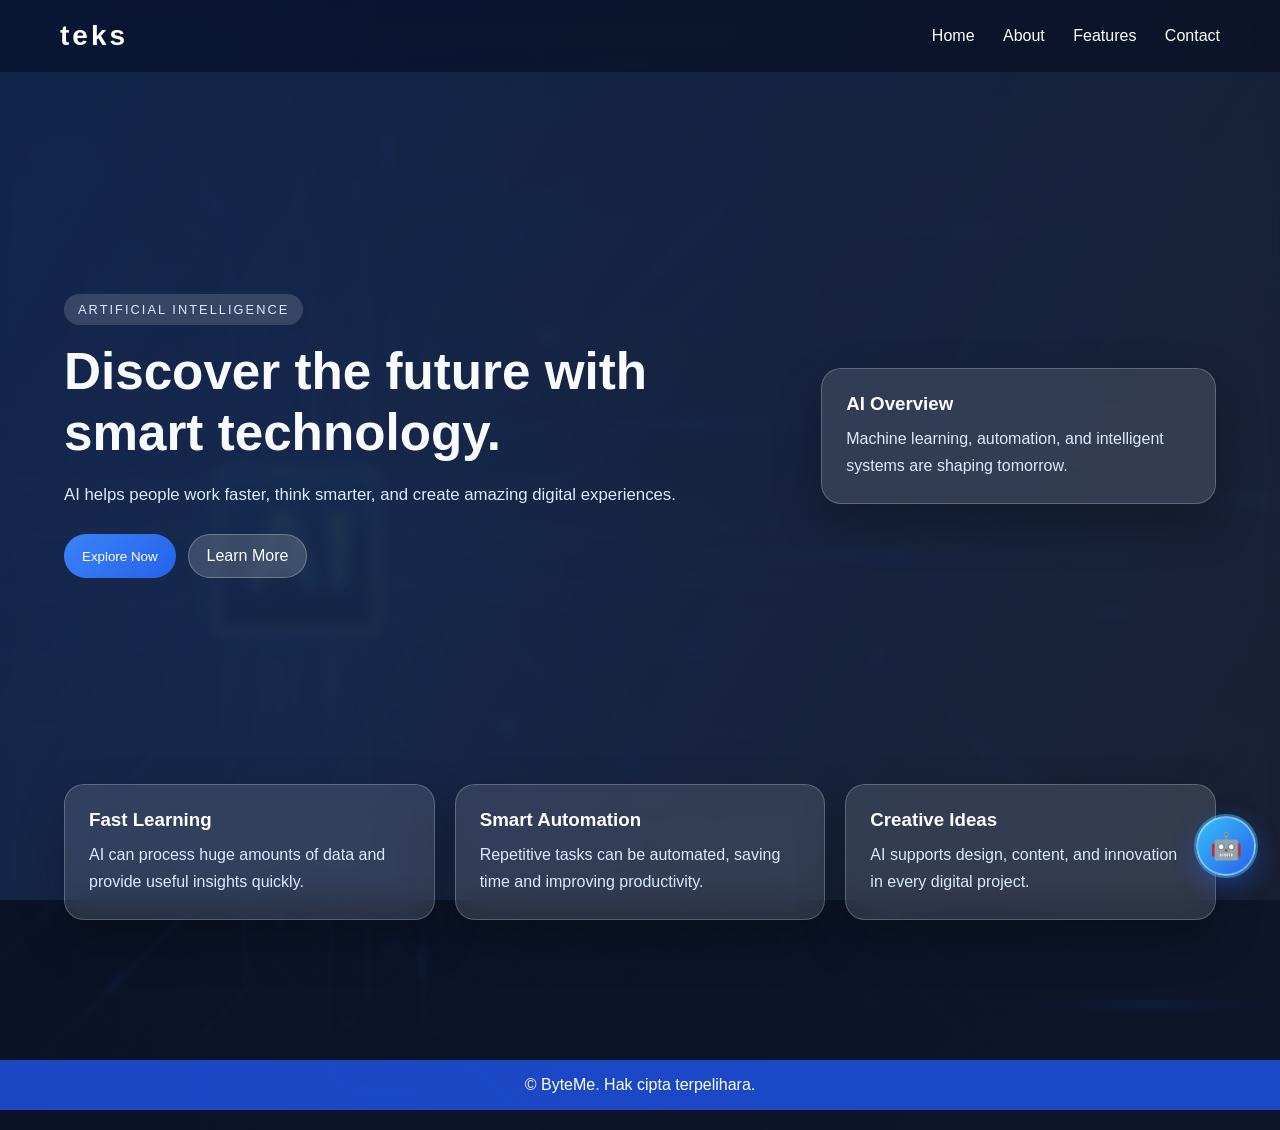
<file: AI.html>
<!DOCTYPE html>
<html lang="en">
<head>
  <meta charset="UTF-8" />
  <meta name="viewport" content="width=device-width, initial-scale=1.0" />
  <title>AI Page</title>
  <link rel="stylesheet" href="AIstyle.css" />
  <link rel="stylesheet" href="ai-widget.css" />
</head>
<body>
  <header class="navbar">
    <div class="logo">teks</div>
    <nav>
      <a href="index.html">Home</a>
      <a href="#about">About</a>
      <a href="#features">Features</a>
      <a href="#contact">Contact</a>
    </nav>
  </header>

  <main class="page">
    <section class="hero">
      <div class="hero-content">
        <p class="eyebrow">Artificial Intelligence</p>
        <h1>Discover the future with smart technology.</h1>
        <p class="hero-text">
          AI helps people work faster, think smarter, and create amazing digital experiences.
        </p>
        <div class="hero-actions">
          <button class="btn primary" id="exploreBtn">Explore Now</button>
          <a class="btn secondary" href="#features">Learn More</a>
        </div>
      </div>

      <div class="hero-card">
        <h3>AI Overview</h3>
        <p>Machine learning, automation, and intelligent systems are shaping tomorrow.</p>
      </div>
    </section>

    <section id="features" class="grid-section">
      <article class="glass-card">
        <h3>Fast Learning</h3>
        <p>AI can process huge amounts of data and provide useful insights quickly.</p>
      </article>
      <article class="glass-card">
        <h3>Smart Automation</h3>
        <p>Repetitive tasks can be automated, saving time and improving productivity.</p>
      </article>
      <article class="glass-card">
        <h3>Creative Ideas</h3>
        <p>AI supports design, content, and innovation in every digital project.</p>
      </article>
    </section>
  </main>

  <footer class="footer" id="contact">
    <p class="footer-text">&copy; ByteMe. Hak cipta terpelihara.</p>
  </footer>

  <script src="AIscript.js"></script>
  <script src="ai-widget.js"></script>
</body>
</html>
</file>
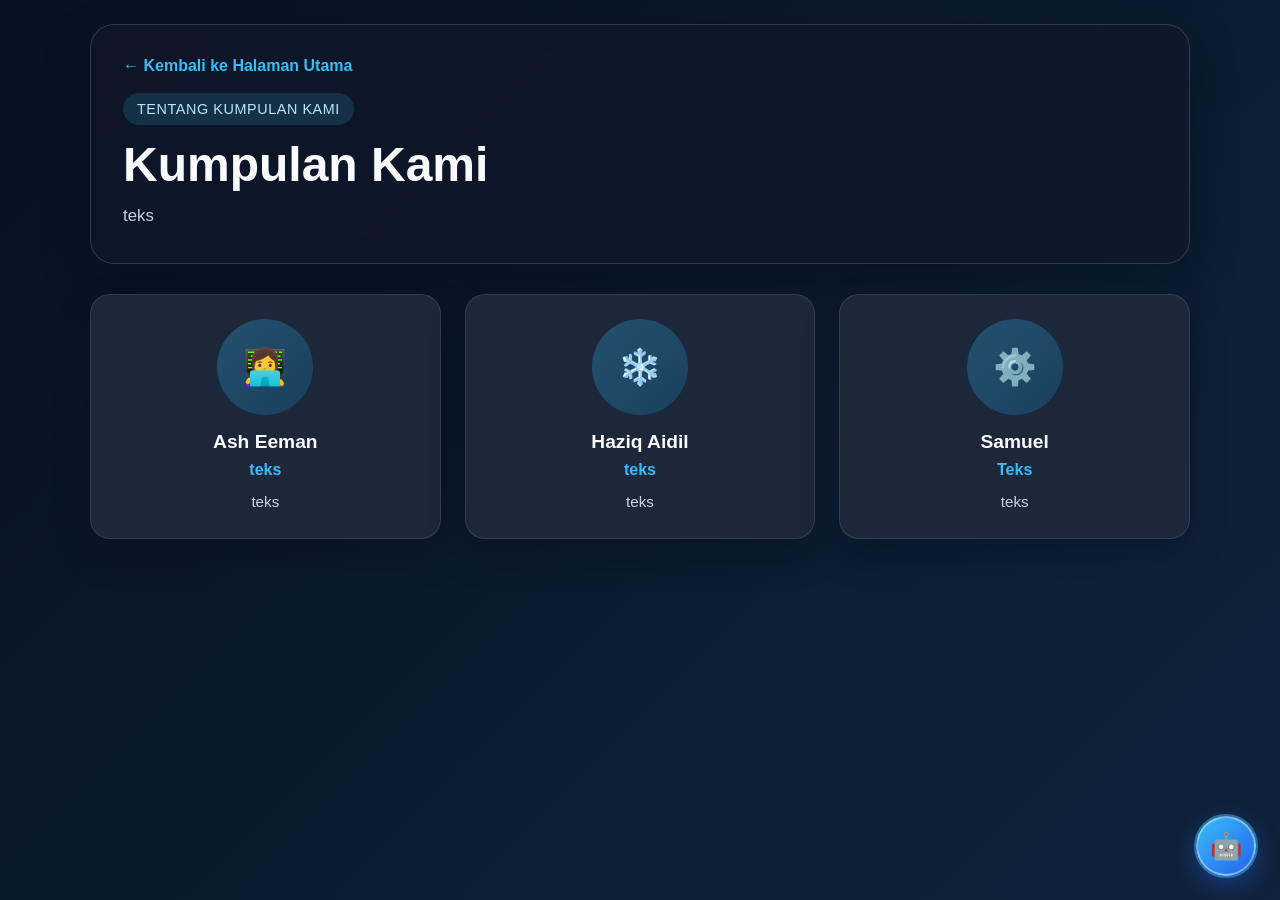
<file: kumpulan_kami.html>
<!DOCTYPE html>
<html lang="id">
<head>
    <meta charset="UTF-8">
    <meta name="viewport" content="width=device-width, initial-scale=1.0">
    <title>Kumpulan Kami</title>
    <link rel="stylesheet" href="kumpulan_kami_style.css">
    <link rel="stylesheet" href="ai-widget.css">
</head>
<body>
    <div class="page-shell">
        <header class="hero">
            <a href="index.html" class="back-link">← Kembali ke Halaman Utama</a>
            <div class="hero-content">
                <p class="hero-badge">Tentang kumpulan kami</p>
                <h1>Kumpulan Kami</h1>
                <p class="hero-text">
                    teks
                </p>
            </div>
        </header>

        <section class="team-grid">
            <article class="member-card">
                <div class="member-photo">👩‍💻</div>
                <h2>Ash Eeman</h2>
                <p class="member-role">teks</p>
                <p class="member-bio">
                   teks
                </p>
            </article>

            <article class="member-card">
                <div class="member-photo">❄️</div>
                <h2>Haziq Aidil</h2>
                <p class="member-role">teks</p>
                <p class="member-bio">
                   teks
                </p>
            </article>

            <article class="member-card">
                <div class="member-photo">⚙️</div>
                <h2>Samuel</h2>
                <p class="member-role">Teks</p>
                <p class="member-bio">
                   teks
            </article>
        </section>
    </div>

    <script src="kumpulan_kami_script.js"></script>
    <script src="ani-cursor.js"></script>
    <script src="ai-widget.js"></script>
</body>
</html>
</file>
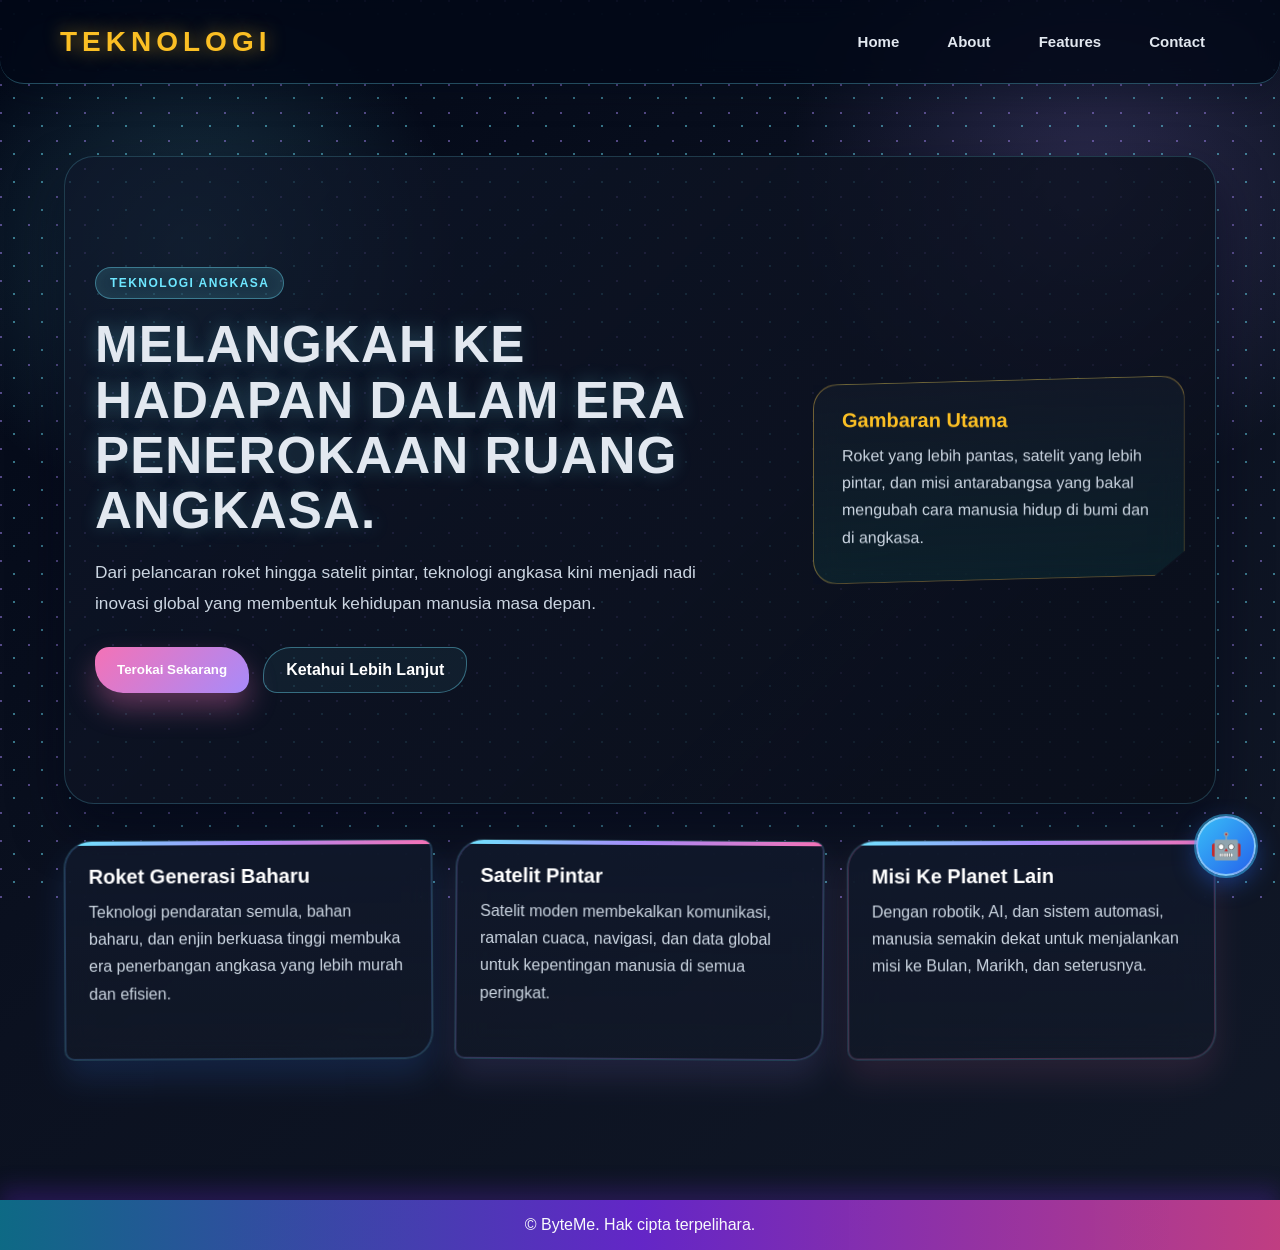
<file: teknologi _angkasa.html>
<!DOCTYPE html>
<html lang="en">
<head>
  <meta charset="UTF-8" />
  <meta name="viewport" content="width=device-width, initial-scale=1.0" />
  <title>AI Page</title>
  <link rel="stylesheet" href="teknologi_angkasa.css" />
  <link rel="stylesheet" href="ai-widget.css" />
</head>
<body>
  <header class="navbar">
    <div class="logo">teknologi</div>
    <nav>
      <a href="index.html">Home</a>
      <a href="#about">About</a>
      <a href="#features">Features</a>
      <a href="#contact">Contact</a>
    </nav>
  </header>

  <main class="page">
    <section class="hero">
      <div class="hero-content">
        <p class="eyebrow">Teknologi Angkasa</p>
        <h1>Melangkah ke hadapan dalam era penerokaan ruang angkasa.</h1>
        <p class="hero-text">
          Dari pelancaran roket hingga satelit pintar, teknologi angkasa kini menjadi nadi inovasi global yang membentuk kehidupan manusia masa depan.
        </p>
        <div class="hero-actions">
          <button class="btn primary" id="exploreBtn">Terokai Sekarang</button>
          <a class="btn secondary" href="#features">Ketahui Lebih Lanjut</a>
        </div>
      </div>

      <div class="hero-card">
        <h3>Gambaran Utama</h3>
        <p>Roket yang lebih pantas, satelit yang lebih pintar, dan misi antarabangsa yang bakal mengubah cara manusia hidup di bumi dan di angkasa.</p>
      </div>
    </section>

    <section id="features" class="grid-section">
      <article class="glass-card">
        <h3>Roket Generasi Baharu</h3>
        <p>Teknologi pendaratan semula, bahan baharu, dan enjin berkuasa tinggi membuka era penerbangan angkasa yang lebih murah dan efisien.</p>
      </article>
      <article class="glass-card">
        <h3>Satelit Pintar</h3>
        <p>Satelit moden membekalkan komunikasi, ramalan cuaca, navigasi, dan data global untuk kepentingan manusia di semua peringkat.</p>
      </article>
      <article class="glass-card">
        <h3>Misi Ke Planet Lain</h3>
        <p>Dengan robotik, AI, dan sistem automasi, manusia semakin dekat untuk menjalankan misi ke Bulan, Marikh, dan seterusnya.</p>
      </article>
    </section>
  </main>

  <footer class="footer" id="contact">
    <p class="footer-text">&copy; ByteMe. Hak cipta terpelihara.</p>
  </footer>

  <script src="AIscript.js"></script>
  <script src="ai-widget.js"></script>
</body>
</html>
</file>
<file: AIstyle.css>
* {
  box-sizing: border-box;
  margin: 0;
  padding: 0;
  font-family: 'Poppins', sans-serif;
  cursor: url('axolot_cursor.png') 0 0, auto;
}

body {
  min-height: 100vh;
  overflow-x: hidden;
  color: #f8fafc;
  background:
    linear-gradient(135deg, rgba(8, 15, 34, 0.95), rgba(15, 23, 42, 0.9)),
    url('images.jpg') center/cover no-repeat;
  cursor: url('axolot_cursor.png') 0 0, auto;
}

a,
button,
input,
textarea,
select,
.btn,
.navbar nav a {
  cursor: url('axolot pointer.png') 0 0, pointer !important;
}

body::before {
  content: '';
  position: fixed;
  inset: 0;
  background: linear-gradient(120deg, rgba(59, 130, 246, 0.2), rgba(255, 255, 255, 0.05));
  backdrop-filter: blur(6px);
  z-index: -1;
}

.navbar {
  position: sticky;
  top: 0;
  width: 100%;
  padding: 20px 60px;
  display: flex;
  justify-content: space-between;
  align-items: center;
  z-index: 10;
  background: rgba(2, 6, 23, 0.45);
  backdrop-filter: blur(12px);
}

.logo {
  color: #fff;
  font-size: 28px;
  font-weight: 700;
  letter-spacing: 3px;
}

.navbar nav a {
  color: white;
  text-decoration: none;
  margin-left: 24px;
  font-size: 16px;
  transition: 0.3s;
}

.navbar nav a:hover {
  color: #ffd27a;
}

.page {
  padding: 40px 24px 100px;
  max-width: 1200px;
  margin: 0 auto;
}

.hero {
  display: grid;
  grid-template-columns: 1.3fr 0.7fr;
  gap: 24px;
  align-items: center;
  min-height: 72vh;
}

.hero-content {
  padding: 24px 0;
}

.eyebrow {
  display: inline-block;
  padding: 8px 14px;
  border-radius: 999px;
  background: rgba(255,255,255,0.15);
  color: #dbeafe;
  margin-bottom: 16px;
  letter-spacing: 0.16em;
  text-transform: uppercase;
  font-size: 0.8rem;
}

.hero h1 {
  font-size: clamp(2rem, 4vw, 3.5rem);
  margin-bottom: 16px;
  line-height: 1.2;
}

.hero-text {
  color: #dbeafe;
  font-size: 1.05rem;
  line-height: 1.8;
  max-width: 620px;
}

.hero-actions {
  display: flex;
  gap: 12px;
  margin-top: 24px;
  flex-wrap: wrap;
}

.btn {
  display: inline-block;
  padding: 12px 18px;
  border-radius: 999px;
  text-decoration: none;
  border: none;
  cursor: pointer;
  transition: transform 0.2s ease;
  cursor: url('axolot pointer.png') 0 0, pointer !important;
}

.btn:hover {
  transform: translateY(-2px);
  cursor: url('axolot pointer.png') 0 0, pointer !important;
}

.btn.primary {
  background: linear-gradient(135deg, #3b82f6, #2563eb);
  color: white;
}

.btn.secondary {
  background: rgba(255,255,255,0.16);
  color: white;
  border: 1px solid rgba(255,255,255,0.25);
}

.hero-card,
.glass-card {
  background: rgba(255,255,255,0.12);
  border: 1px solid rgba(255,255,255,0.22);
  backdrop-filter: blur(16px);
  border-radius: 20px;
  box-shadow: 0 20px 45px rgba(0,0,0,0.25);
}

.hero-card {
  padding: 24px;
}

.hero-card h3,
.glass-card h3 {
  margin-bottom: 10px;
  color: #fff;
}

.hero-card p,
.glass-card p {
  color: #dbeafe;
  line-height: 1.7;
}

.grid-section {
  display: grid;
  grid-template-columns: repeat(3, 1fr);
  gap: 20px;
  margin-top: 24px;
}

.glass-card {
  padding: 24px;
}

.footer {
  position: relative;
  width: 100%;
  padding: 20px 0;
  margin-top: 20px;
}

.footer-text {
  text-align: center;
  padding: 16px 12px;
  color: #ffffff;
  background-color: rgba(29, 78, 216, 0.9);
  font-size: 1rem;
}

@media (max-width: 900px) {
  .hero {
    grid-template-columns: 1fr;
  }

  .grid-section {
    grid-template-columns: 1fr;
  }
}

@media (max-width: 768px) {
  .navbar {
    padding: 18px 24px;
    flex-wrap: wrap;
    gap: 10px;
  }

  .navbar nav a {
    margin-left: 12px;
    font-size: 14px;
  }
}
</file>
<file: ai-widget.css>
/* ===== AI Assistant Widget ===== */
.ai-widget-btn {
  position: fixed;
  bottom: 24px;
  right: 24px;
  width: 60px;
  height: 60px;
  border-radius: 50%;
  background: linear-gradient(135deg, #38bdf8, #2563eb);
  border: 2px solid rgba(255, 255, 255, 0.4);
  color: #fff;
  font-size: 26px;
  display: flex;
  align-items: center;
  justify-content: center;
  cursor: url('axolot pointer.png') 0 0, pointer;
  box-shadow: 0 8px 24px rgba(37, 99, 235, 0.45);
  z-index: 1000;
  transition: transform 0.2s ease, box-shadow 0.2s ease;
}

.ai-widget-btn:hover {
  transform: scale(1.1);
  box-shadow: 0 10px 30px rgba(37, 99, 235, 0.6);
}

.ai-widget-btn .ai-widget-pulse {
  position: absolute;
  inset: -4px;
  border-radius: 50%;
  border: 2px solid rgba(56, 189, 248, 0.5);
  animation: ai-widget-pulse 2s infinite;
}

@keyframes ai-widget-pulse {
  0% { transform: scale(1); opacity: 0.8; }
  70% { transform: scale(1.6); opacity: 0; }
  100% { transform: scale(1.6); opacity: 0; }
}

.ai-widget-panel {
  position: fixed;
  bottom: 96px;
  right: 24px;
  width: 360px;
  max-width: calc(100vw - 48px);
  height: 520px;
  max-height: calc(100vh - 120px);
  background: rgba(15, 23, 42, 0.97);
  border: 1px solid rgba(56, 189, 248, 0.35);
  border-radius: 20px;
  box-shadow: 0 20px 50px rgba(0, 0, 0, 0.5);
  display: flex;
  flex-direction: column;
  overflow: hidden;
  z-index: 1001;
  transform: translateY(24px) scale(0.95);
  opacity: 0;
  pointer-events: none;
  transition: all 0.25s ease;
  backdrop-filter: blur(12px);
}

.ai-widget-panel.open {
  transform: translateY(0) scale(1);
  opacity: 1;
  pointer-events: auto;
}

.ai-widget-header {
  display: flex;
  align-items: center;
  gap: 10px;
  padding: 14px 16px;
  background: linear-gradient(135deg, rgba(56, 189, 248, 0.2), rgba(37, 99, 235, 0.2));
  border-bottom: 1px solid rgba(255, 255, 255, 0.12);
}

.ai-widget-header .ai-widget-avatar {
  width: 36px;
  height: 36px;
  border-radius: 50%;
  background: linear-gradient(135deg, #38bdf8, #2563eb);
  display: flex;
  align-items: center;
  justify-content: center;
  font-size: 18px;
  flex-shrink: 0;
}

.ai-widget-header .ai-widget-title {
  flex: 1;
  color: #f8fafc;
  font-weight: 600;
  font-size: 0.95rem;
}

.ai-widget-header .ai-widget-status {
  font-size: 0.7rem;
  color: #86efac;
}

.ai-widget-close {
  background: none;
  border: none;
  color: #94a3b8;
  font-size: 18px;
  cursor: url('axolot pointer.png') 0 0, pointer;
  padding: 4px 8px;
  border-radius: 8px;
  transition: background 0.2s ease, color 0.2s ease;
}

.ai-widget-close:hover {
  background: rgba(255, 255, 255, 0.1);
  color: #f8fafc;
}

.ai-widget-messages {
  flex: 1;
  overflow-y: auto;
  padding: 16px;
  display: flex;
  flex-direction: column;
  gap: 10px;
  scroll-behavior: smooth;
}

.ai-widget-msg {
  max-width: 85%;
  padding: 10px 14px;
  border-radius: 16px;
  font-size: 0.85rem;
  line-height: 1.5;
  word-wrap: break-word;
  animation: ai-widget-fade-in 0.2s ease;
}

@keyframes ai-widget-fade-in {
  from { opacity: 0; transform: translateY(6px); }
  to { opacity: 1; transform: translateY(0); }
}

.ai-widget-msg.user {
  align-self: flex-end;
  background: linear-gradient(135deg, #2563eb, #38bdf8);
  color: #fff;
  border-bottom-right-radius: 4px;
}

.ai-widget-msg.bot {
  align-self: flex-start;
  background: rgba(30, 41, 59, 0.95);
  color: #e2e8f0;
  border: 1px solid rgba(148, 163, 184, 0.2);
  border-bottom-left-radius: 4px;
}

.ai-widget-msg.bot.loading {
  color: #94a3b8;
  font-style: italic;
}

.ai-widget-msg.bot .typing-dots {
  display: inline-flex;
  gap: 4px;
}

.ai-widget-msg.bot .typing-dots span {
  width: 6px;
  height: 6px;
  border-radius: 50%;
  background: #94a3b8;
  animation: ai-typing 1.2s infinite;
}

.ai-widget-msg.bot .typing-dots span:nth-child(2) { animation-delay: 0.2s; }
.ai-widget-msg.bot .typing-dots span:nth-child(3) { animation-delay: 0.4s; }

@keyframes ai-typing {
  0%, 60%, 100% { transform: translateY(0); opacity: 0.5; }
  30% { transform: translateY(-4px); opacity: 1; }
}

.ai-widget-input-row {
  display: flex;
  gap: 8px;
  padding: 12px;
  border-top: 1px solid rgba(255, 255, 255, 0.1);
  background: rgba(2, 6, 23, 0.6);
}

.ai-widget-input {
  flex: 1;
  background: rgba(30, 41, 59, 0.9);
  border: 1px solid rgba(148, 163, 184, 0.3);
  border-radius: 12px;
  color: #f8fafc;
  padding: 10px 14px;
  font-size: 0.85rem;
  font-family: Arial, sans-serif;
  outline: none;
  transition: border-color 0.2s ease;
}

.ai-widget-input:focus {
  border-color: #38bdf8;
}

.ai-widget-send {
  background: linear-gradient(135deg, #38bdf8, #2563eb);
  border: none;
  border-radius: 12px;
  color: #fff;
  width: 42px;
  font-size: 18px;
  cursor: url('axolot pointer.png') 0 0, pointer;
  transition: transform 0.15s ease, filter 0.15s ease;
  flex-shrink: 0;
}

.ai-widget-send:hover {
  transform: scale(1.05);
  filter: brightness(1.1);
}

.ai-widget-send:disabled {
  opacity: 0.5;
  cursor: not-allowed;
  transform: none;
}

@media (max-width: 768px) {
  .ai-widget-panel {
    width: calc(100vw - 32px);
    right: 16px;
    height: 60vh;
  }
}
</file>
<file: kumpulan_kami_style.css>
:root {
    color-scheme: dark;
    --bg-start: #07111f;
    --bg-end: #10233d;
    --panel: rgba(15, 23, 42, 0.8);
    --panel-strong: rgba(30, 41, 59, 0.95);
    --text: #f8fafc;
    --muted: #cbd5e1;
    --accent: #38bdf8;
    --accent-strong: #0ea5e9;
}

* {
    box-sizing: border-box;
    margin: 0;
    padding: 0;
}

body {
    font-family: 'Segoe UI', Tahoma, Geneva, Verdana, sans-serif;
    min-height: 100vh;
    background: linear-gradient(135deg, var(--bg-start), var(--bg-end));
    color: var(--text);
    padding: 24px;
}

.page-shell {
    max-width: 1100px;
    margin: 0 auto;
}

.hero {
    background: var(--panel);
    border: 1px solid rgba(148, 163, 184, 0.24);
    border-radius: 24px;
    padding: 32px;
    box-shadow: 0 20px 45px rgba(2, 8, 23, 0.35);
    backdrop-filter: blur(14px);
}

.back-link {
    display: inline-block;
    color: var(--accent);
    text-decoration: none;
    font-weight: 600;
    margin-bottom: 18px;
    transition: color 0.3s ease;
}

.back-link:hover {
    color: #7dd3fc;
}

.hero-badge {
    display: inline-block;
    padding: 8px 14px;
    border-radius: 999px;
    background: rgba(56, 189, 248, 0.16);
    color: #bae6fd;
    font-size: 0.9rem;
    margin-bottom: 12px;
    letter-spacing: 0.04em;
    text-transform: uppercase;
}

.hero h1 {
    font-size: clamp(2rem, 4vw, 3rem);
    margin-bottom: 10px;
}

.hero-text {
    font-size: 1.05rem;
    line-height: 1.7;
    color: var(--muted);
    max-width: 700px;
}

.team-grid {
    display: grid;
    grid-template-columns: repeat(auto-fit, minmax(240px, 1fr));
    gap: 24px;
    margin-top: 30px;
}

.member-card {
    background: var(--panel-strong);
    border: 1px solid rgba(148, 163, 184, 0.18);
    border-radius: 20px;
    padding: 24px;
    text-align: center;
    box-shadow: 0 16px 35px rgba(2, 8, 23, 0.25);
    transform: translateY(20px);
    opacity: 0;
    transition: transform 0.4s ease, box-shadow 0.4s ease, opacity 0.4s ease;
}

.member-card:hover {
    transform: translateY(-6px);
    box-shadow: 0 20px 38px rgba(2, 8, 23, 0.32);
}

.member-card.show {
    opacity: 1;
    transform: translateY(0);
}

.member-photo {
    width: 96px;
    height: 96px;
    border-radius: 50%;
    margin: 0 auto 16px;
    display: flex;
    align-items: center;
    justify-content: center;
    font-size: 2.2rem;
    background: linear-gradient(135deg, rgba(56, 189, 248, 0.28), rgba(14, 165, 233, 0.2));
}

.member-card h2 {
    font-size: 1.2rem;
    margin-bottom: 8px;
}

.member-role {
    color: var(--accent);
    font-weight: 700;
    margin-bottom: 10px;
}

.member-bio {
    color: var(--muted);
    line-height: 1.7;
    font-size: 0.95rem;
}

@media (max-width: 640px) {
    body {
        padding: 16px;
    }

    .hero {
        padding: 24px;
    }
}

.back-link { 
    cursor: url('axolot pointer.png') 0 0, pointer !important;
}

.member-role {
   cursor: url('axolot pointer.png') 0 0, pointer !important;
}

.member-card {
    cursor: url('axolot pointer.png') 0 0, pointer !important;
}

.section {
    cursor: url('axolot_cursor.png') 0 0, pointer !important;
}

.body {
    cursor: url('axolot_cursor.png') 0 0, pointer;
}

.div {
    cursor: url('axolot_cursor.png') 0 0, pointer;
}

.background {
    cursor: url('axolot_cursor.png') 0 0, pointer;
}
</file>
<file: teknologi_angkasa.css>
:root {
  --bg-deep: #030712;
  --bg-mid: #0f172a;
  --panel: rgba(15, 23, 42, 0.72);
  --panel-soft: rgba(30, 41, 59, 0.7);
  --line: rgba(148, 163, 184, 0.28);
  --text: #e2e8f0;
  --muted: #cbd5e1;
  --gold: #fbbf24;
  --cyan: #67e8f9;
  --blue: #60a5fa;
  --purple: #a78bfa;
  --pink: #f472b6;
  --shadow: rgba(8, 15, 40, 0.55);
}

* {
  box-sizing: border-box;
  margin: 0;
  padding: 0;
  font-family: 'Poppins', sans-serif;
  cursor: url('axolot_cursor.png') 0 0, auto;
}

body {
  min-height: 100vh;
  overflow-x: hidden;
  color: var(--text);
  background:
    radial-gradient(circle at top left, rgba(103, 232, 249, 0.18), transparent 25%),
    radial-gradient(circle at bottom right, rgba(167, 139, 250, 0.18), transparent 30%),
    linear-gradient(135deg, var(--bg-deep), var(--bg-mid));
  cursor: url('axolot_cursor.png') 0 0, auto;
}

a,
button,
input,
textarea,
select,
.btn,
.navbar nav a {
  cursor: url('axolot pointer.png') 0 0, pointer !important;
}

body::before {
  content: '';
  position: fixed;
  inset: 0;
  background-image:
    radial-gradient(circle, rgba(255,255,255,0.15) 1px, transparent 1.5px),
    radial-gradient(circle, rgba(103, 232, 249, 0.14) 1px, transparent 1.5px);
  background-size: 30px 30px;
  background-position: 0 0, 15px 15px;
  opacity: 0.35;
  z-index: -1;
}

.navbar {
  position: sticky;
  top: 0;
  width: 100%;
  padding: 22px 60px;
  display: flex;
  justify-content: space-between;
  align-items: center;
  z-index: 10;
  background: rgba(2, 6, 23, 0.58);
  backdrop-filter: blur(12px);
  border-bottom: 1px solid var(--line);
}

.logo {
  color: var(--gold);
  font-size: 28px;
  font-weight: 800;
  letter-spacing: 3px;
  text-transform: lowercase;
}

.navbar nav {
  display: flex;
  align-items: center;
  gap: 18px;
  flex-wrap: wrap;
}

.navbar nav a {
  color: var(--text);
  text-decoration: none;
  font-size: 15px;
  font-weight: 600;
  transition: 0.3s ease;
}

.navbar nav a:hover {
  color: var(--cyan);
}

.page {
  padding: 56px 24px 100px;
  max-width: 1200px;
  margin: 0 auto;
}

.hero {
  display: grid;
  grid-template-columns: 1.3fr 0.7fr;
  gap: 26px;
  align-items: center;
  min-height: 72vh;
}

.hero-content {
  padding: 24px 0;
}

.eyebrow {
  display: inline-block;
  padding: 8px 14px;
  border-radius: 999px;
  background: rgba(103, 232, 249, 0.12);
  border: 1px solid rgba(103, 232, 249, 0.25);
  color: var(--cyan);
  margin-bottom: 18px;
  letter-spacing: 0.12em;
  text-transform: uppercase;
  font-size: 0.75rem;
  font-weight: 700;
}

.hero h1 {
  font-size: clamp(2.2rem, 4vw, 4rem);
  margin-bottom: 18px;
  line-height: 1.08;
  letter-spacing: -0.04em;
}

.hero-text {
  color: var(--muted);
  font-size: 1.08rem;
  line-height: 1.8;
  max-width: 620px;
}

.hero-actions {
  display: flex;
  gap: 14px;
  margin-top: 28px;
  flex-wrap: wrap;
}

.btn {
  display: inline-block;
  padding: 13px 22px;
  border-radius: 999px;
  text-decoration: none;
  border: none;
  font-weight: 700;
  transition: transform 0.2s ease, box-shadow 0.2s ease;
}

.btn:hover {
  transform: translateY(-2px);
}

.btn.primary {
  background: linear-gradient(135deg, var(--pink), var(--purple));
  color: white;
  box-shadow: 0 12px 24px rgba(244, 114, 182, 0.35);
}

.btn.secondary {
  background: rgba(255,255,255,0.06);
  border: 1px solid rgba(255,255,255,0.18);
  color: white;
}

.hero-card,
.glass-card {
  background: linear-gradient(180deg, rgba(15, 23, 42, 0.8), rgba(30, 41, 59, 0.75));
  border: 1px solid var(--line);
  backdrop-filter: blur(14px);
  border-radius: 22px;
  box-shadow: 0 18px 45px var(--shadow);
}

.hero-card {
  padding: 28px;
  border-top: 3px solid var(--gold);
}

.hero-card h3,
.glass-card h3 {
  margin-bottom: 10px;
  color: white;
  font-size: 1.25rem;
}

.hero-card p,
.glass-card p {
  color: var(--muted);
  line-height: 1.7;
}

.grid-section {
  display: grid;
  grid-template-columns: repeat(3, minmax(0, 1fr));
  gap: 22px;
  margin-top: 26px;
}

.glass-card {
  padding: 24px;
  position: relative;
  overflow: hidden;
}

.glass-card::before {
  content: '';
  position: absolute;
  inset: 0 auto auto 0;
  width: 100%;
  height: 3px;
  background: linear-gradient(90deg, var(--cyan), var(--blue), var(--purple));
}

.footer {
  position: relative;
  width: 100%;
  padding: 20px 0 0;
  margin-top: 20px;
}

.footer-text {
  text-align: center;
  padding: 16px 12px;
  color: #f8fafc;
  background: linear-gradient(90deg, rgba(59,130,246,0.9), rgba(168,85,247,0.85));
  font-size: 1rem;
  border-top: 1px solid rgba(255,255,255,0.12);
}

@media (max-width: 900px) {
  .hero {
    grid-template-columns: 1fr;
  }

  .grid-section {
    grid-template-columns: 1fr;
  }
}

@media (max-width: 768px) {
  .navbar {
    padding: 18px 24px;
    flex-wrap: wrap;
    gap: 12px;
  }

  .navbar nav {
    gap: 10px;
  }

  .navbar nav a {
    font-size: 13px;
  }
}

/* Stronger custom futuristic style */
:root {
  --space-1: #020817;
  --space-2: #0b1120;
  --space-3: #111827;
  --neon-cyan: #6ee7ff;
  --neon-blue: #60a5fa;
  --neon-violet: #a78bfa;
  --neon-pink: #f472b6;
  --neon-gold: #fbbf24;
  --glass: rgba(15, 23, 42, 0.72);
}

body {
  background:
    radial-gradient(circle at 15% 20%, rgba(110, 231, 255, 0.18), transparent 18%),
    radial-gradient(circle at 85% 15%, rgba(167, 139, 250, 0.2), transparent 20%),
    linear-gradient(140deg, var(--space-1), var(--space-2) 45%, var(--space-3));
}

body::before {
  background-image:
    radial-gradient(circle, rgba(110, 231, 255, 0.8) 1px, transparent 1.5px),
    radial-gradient(circle, rgba(167, 139, 250, 0.8) 1px, transparent 1.5px);
  background-size: 28px 28px;
  opacity: 0.6;
}

.navbar {
  background: rgba(2, 8, 23, 0.8);
  border-bottom: 1px solid rgba(110, 231, 255, 0.3);
  box-shadow: 0 10px 30px rgba(5, 10, 26, 0.6);
}

.logo {
  color: var(--neon-gold);
  letter-spacing: 5px;
  text-transform: uppercase;
}

.navbar nav a {
  padding: 10px 14px;
  border: 1px solid transparent;
  border-radius: 999px;
}

.navbar nav a:hover {
  color: var(--neon-cyan);
  border-color: rgba(110, 231, 255, 0.35);
  background: rgba(110, 231, 255, 0.06);
}

.page {
  padding-top: 72px;
}

.hero {
  background: linear-gradient(135deg, rgba(15, 23, 42, 0.7), rgba(10, 14, 26, 0.9));
  border: 1px solid rgba(110, 231, 255, 0.2);
  border-radius: 30px;
  padding: 30px;
  box-shadow: 0 25px 50px rgba(2, 6, 23, 0.55);
}

.eyebrow {
  background: rgba(110, 231, 255, 0.12);
  border: 1px solid rgba(110, 231, 255, 0.4);
  color: var(--neon-cyan);
  box-shadow: inset 0 0 18px rgba(110, 231, 255, 0.08);
}

.hero h1 {
  text-transform: uppercase;
  letter-spacing: 0.02em;
  text-shadow: 0 0 18px rgba(110, 231, 255, 0.25);
}

.btn.primary {
  background: linear-gradient(135deg, var(--neon-pink), var(--neon-violet));
  border-radius: 12px 26px 12px 26px;
  box-shadow: 0 15px 28px rgba(244, 114, 182, 0.35);
}

.btn.secondary {
  background: rgba(110, 231, 255, 0.06);
  border: 1px solid rgba(110, 231, 255, 0.4);
  border-radius: 26px 12px 26px 12px;
}

.hero-card {
  background: linear-gradient(180deg, rgba(17, 24, 39, 0.9), rgba(15, 118, 110, 0.15));
  border: 1px solid rgba(254, 202, 73, 0.4);
  border-radius: 28px 6px 28px 6px;
  transform: skewY(-1.5deg);
}

.hero-card > * {
  transform: skewY(1.5deg);
}

.hero-card h3 {
  color: var(--neon-gold);
}

.grid-section {
  margin-top: 36px;
}

.glass-card {
  background: linear-gradient(180deg, rgba(15, 23, 42, 0.88), rgba(17, 24, 39, 0.72));
  border: 1px solid rgba(110, 231, 255, 0.2);
  border-radius: 22px 8px 22px 8px;
  min-height: 220px;
}

.glass-card:nth-child(1) {
  box-shadow: inset 0 0 0 1px rgba(96, 165, 250, 0.25), 0 18px 30px rgba(59, 130, 246, 0.15);
}

.glass-card:nth-child(2) {
  box-shadow: inset 0 0 0 1px rgba(167, 139, 250, 0.25), 0 18px 30px rgba(167, 139, 250, 0.12);
}

.glass-card:nth-child(3) {
  box-shadow: inset 0 0 0 1px rgba(244, 114, 182, 0.25), 0 18px 30px rgba(244, 114, 182, 0.1);
}

.glass-card::before {
  height: 4px;
  background: linear-gradient(90deg, var(--neon-cyan), var(--neon-violet), var(--neon-pink));
}

.footer-text {
  background: linear-gradient(90deg, rgba(14, 116, 144, 0.9), rgba(109, 40, 217, 0.9), rgba(236, 72, 153, 0.8));
  border-top: none;
  box-shadow: 0 -12px 22px rgba(109, 40, 217, 0.25);
}

@media (max-width: 768px) {
  .hero {
    padding: 18px;
  }
}

/* custom shape variation */
.hero-card,
.glass-card,
.btn,
.navbar {
  border-radius: 24px;
}

.hero-card {
  clip-path: polygon(0 0, 100% 0, 100% 88%, 92% 100%, 0 100%);
}

.glass-card {
  border-radius: 28px 10px 28px 10px;
  transform: rotate(-0.3deg);
}

.glass-card:nth-child(2) {
  transform: rotate(0.4deg);
}

.glass-card:nth-child(3) {
  transform: rotate(-0.2deg);
}

.btn.primary {
  border-radius: 14px 28px 14px 28px;
}

.btn.secondary {
  border-radius: 28px 14px 28px 14px;
}

.logo {
  text-shadow: 0 0 18px rgba(251, 191, 36, 0.6);
}

.navbar {
  border-radius: 0 0 24px 24px;
  box-shadow: 0 12px 30px rgba(4, 10, 25, 0.28);
}
</file>
